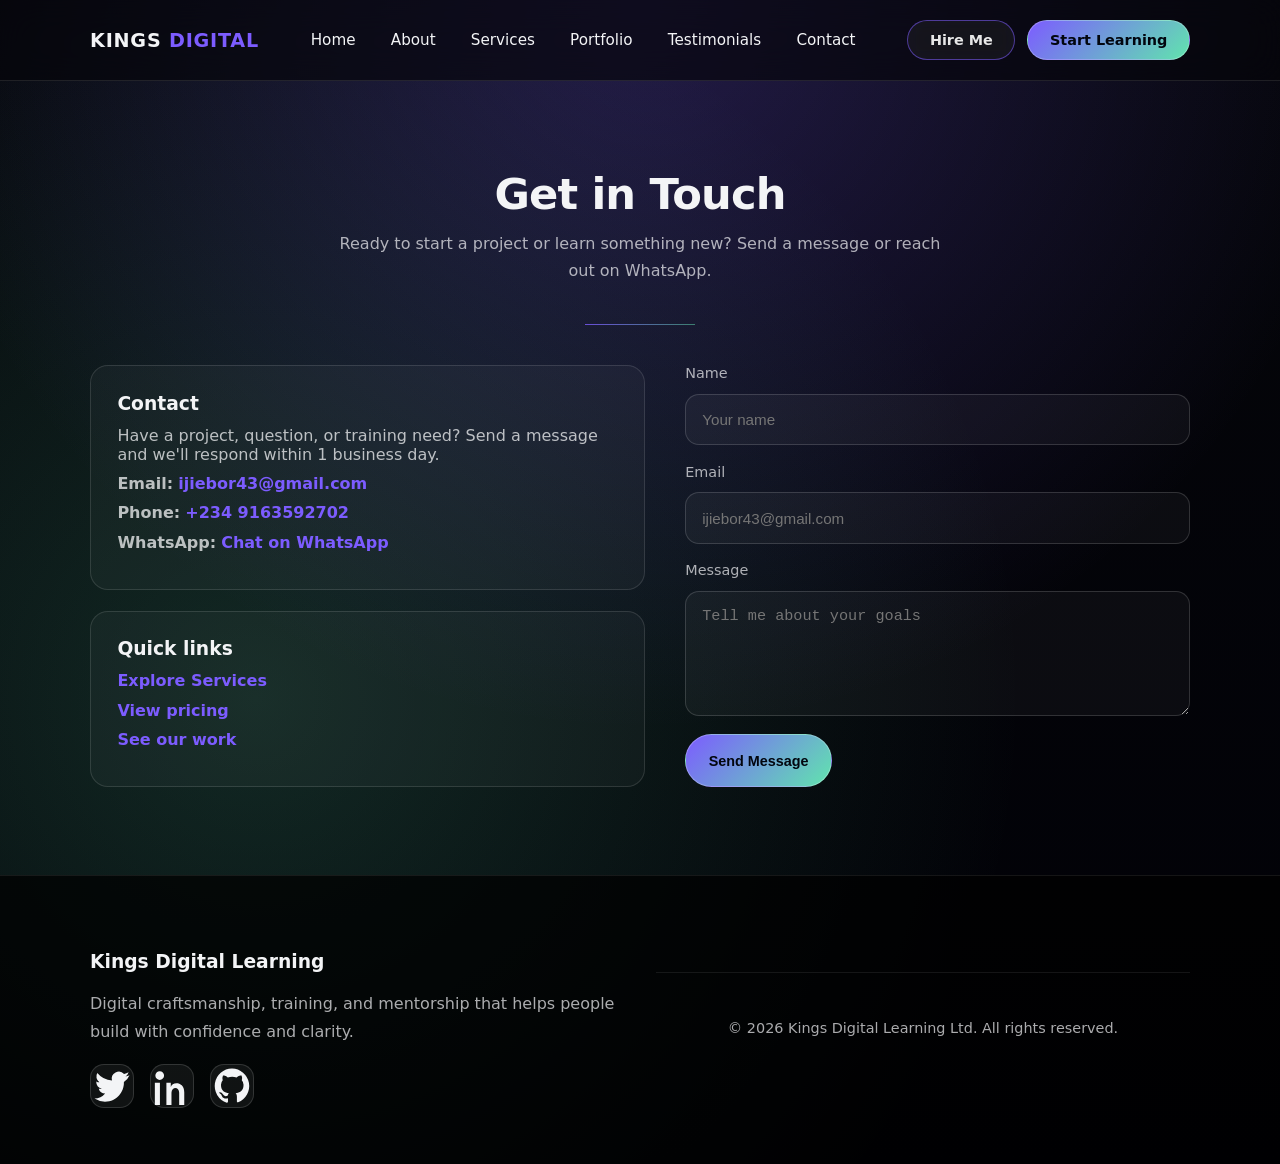
<file: contact.html>
<!DOCTYPE html>
<html lang="en">
  <head>
    <meta charset="UTF-8" />
    <meta name="viewport" content="width=device-width, initial-scale=1.0" />
    <meta name="description" content="Contact Kings Digital Learning Ltd — get in touch for web, apps, training and mentoring." />
    <title>Contact — Kings Digital Learning</title>
    <link rel="preconnect" href="https://fonts.googleapis.com" />
    <link rel="preconnect" href="https://fonts.gstatic.com" crossorigin />
    <link
      href="https://fonts.googleapis.com/css2?family=Inter:wght@400;500;600;700&display=swap"
      rel="stylesheet"
    />
    <link rel="stylesheet" href="css/style.css" />
  </head>
  <body>
    <header class="header">
      <div class="container nav">
        <a class="brand" href="index.html">
          Kings <span>Digital</span>
        </a>

        <nav class="nav-links" aria-label="Primary">
          <a href="index.html">Home</a>
          <a href="about.html">About</a>
          <a href="services.html">Services</a>
          <a href="about.html#portfolio">Portfolio</a>
          <a href="index.html#testimonials">Testimonials</a>
          <a class="active" href="contact.html">Contact</a>
        </nav>

        <div class="nav-cta">
          <a class="btn btn-outline" href="contact.html">Hire Me</a>
          <a class="btn btn-primary" href="services.html">Start Learning</a>
        </div>

        <button class="menu-toggle" aria-label="Open menu" type="button">
          <svg viewBox="0 0 24 24" aria-hidden="true">
            <path d="M4 6h16M4 12h16M4 18h16" stroke="currentColor" stroke-width="2" stroke-linecap="round" />
          </svg>
        </button>
      </div>

      <div class="mobile-nav" aria-label="Mobile navigation">
        <button class="mobile-nav-close" aria-label="Close menu" type="button">
          <svg viewBox="0 0 24 24" aria-hidden="true">
            <path d="M6 6l12 12M6 18L18 6" stroke="currentColor" stroke-width="2" stroke-linecap="round" />
          </svg>
        </button>
        <a href="index.html">Home</a>
        <a href="about.html">About</a>
        <a href="services.html">Services</a>
        <a href="about.html#portfolio">Portfolio</a>
        <a href="index.html#testimonials">Testimonials</a>
        <a class="active" href="contact.html">Contact</a>
        <div class="mobile-nav-actions" style="margin-top:1.2rem; display:flex; gap:0.75rem;">
          <a class="btn btn-outline" href="contact.html">Hire Me</a>
          <a class="btn btn-primary" href="services.html">Start Learning</a>
        </div>
      </div>
    </header>

    <main>
      <section id="contact">
        <div class="container">
          <div class="section-title">
            <h2>Get in Touch</h2>
            <p>
              Ready to start a project or learn something new? Send a message or reach out on WhatsApp.
            </p>
            <hr class="section-divider" />
          </div>

          <div class="contact-grid">
            <div class="contact-info reveal">
              <div class="contact-card">
                <h3>Contact</h3>
                <p>
                  Have a project, question, or training need? Send a message and we'll respond within 1 business day.
                </p>
                <p>
                  <strong>Email:</strong>
                  <a href="mailto:ijiebor43@gmail.com">ijiebor43@gmail.com</a>
                </p>
                <p>
                  <strong>Phone:</strong>
                  <a href="tel:+2349163592702">+234 9163592702</a>
                </p>
                <p>
                  <strong>WhatsApp:</strong>
                  <a href="https://wa.me/2349163592702" target="_blank" rel="noreferrer">Chat on WhatsApp</a>
                </p>
              </div>

              <div class="contact-card">
                <h3>Quick links</h3>
                <p>
                  <a href="services.html">Explore Services</a>
                </p>
                <p>
                  <a href="services.html#pricing">View pricing</a>
                </p>
                <p>
                  <a href="about.html#portfolio">See our work</a>
                </p>
              </div>
            </div>

            <form class="contact-form reveal" onsubmit="event.preventDefault(); alert('Thank you! We will get back to you soon.');">
              <div class="input-group">
                <label for="contact-name">Name</label>
                <input id="contact-name" type="text" placeholder="Your name" required />
              </div>

              <div class="input-group">
                <label for="contact-email">Email</label>
                <input id="contact-email" type="email" placeholder="ijiebor43@gmail.com" required />
              </div>

              <div class="input-group">
                <label for="contact-message">Message</label>
                <textarea id="contact-message" rows="5" placeholder="Tell me about your goals" required></textarea>
              </div>

              <button class="btn btn-primary" type="submit">Send Message</button>
            </form>
          </div>
        </div>
      </section>
    </main>

    <footer class="footer">
      <div class="container footer-grid">
        <div class="footer-brand">
          <h3>Kings Digital Learning</h3>
          <p>
            Digital craftsmanship, training, and mentorship that helps people build with confidence and clarity.
          </p>
          <div class="social-links">
            <a href="#" aria-label="Twitter" title="Twitter">
              <svg viewBox="0 0 24 24" aria-hidden="true">
                <path
                  d="M22 5.9a8.1 8.1 0 0 1-2.3.6 4.1 4.1 0 0 0 1.8-2.3 8.2 8.2 0 0 1-2.6 1 4 4 0 0 0-6.9 3.6 11.5 11.5 0 0 1-8.4-4.2 4 4 0 0 0 1.2 5.3 4 4 0 0 1-1.8-.5v.1a4 4 0 0 0 3.2 3.9 4 4 0 0 1-1.8.1 4 4 0 0 0 3.7 2.8A8.2 8.2 0 0 1 2 19.2 11.5 11.5 0 0 0 8 21c7 0 10.8-5.8 10.8-10.8 0-.2 0-.3 0-.5A7.7 7.7 0 0 0 22 5.9Z"
                  fill="currentColor"
                />
              </svg>
            </a>
            <a href="#" aria-label="LinkedIn" title="LinkedIn">
              <svg viewBox="0 0 24 24" aria-hidden="true">
                <path
                  d="M4.98 3.5a2.5 2.5 0 1 1 0 5 2.5 2.5 0 0 1 0-5Zm.1 6.7H2.2v12.7h2.9V10.2Zm5.3 0H8.8v12.7h2.9v-7c0-3.6 4.4-3.9 4.4 0v7h2.9v-7.4c0-6.3-7-6.1-7.7-3v-2.3Z"
                  fill="currentColor"
                />
              </svg>
            </a>
            <a href="#" aria-label="GitHub" title="GitHub">
              <svg viewBox="0 0 24 24" aria-hidden="true">
                <path
                  d="M12 2a10 10 0 0 0-3 19.5c.5.1.7-.2.7-.5v-2c-2.8.6-3.4-1.2-3.4-1.2a2.7 2.7 0 0 0-1.2-1.5c-1-.7.1-.7.1-.7a2.1 2.1 0 0 1 1.5 1 2.1 2.1 0 0 0 2.9.8 2.1 2.1 0 0 1 .6-1.3c-2.2-.3-4.5-1.1-4.5-4.8a3.8 3.8 0 0 1 1-2.6 3.6 3.6 0 0 1 .1-2.6s.9-.3 2.8 1a9.8 9.8 0 0 1 5 0c2-1.3 2.9-1 2.9-1a3.5 3.5 0 0 1 .1 2.6 3.8 3.8 0 0 1 1 2.6c0 3.7-2.3 4.5-4.5 4.8a2.4 2.4 0 0 1 .7 1.9v2.8c0 .3.2.6.7.5A10 10 0 0 0 12 2Z"
                  fill="currentColor"
                />
              </svg>
            </a>
          </div>
        </div>

        <div class="footer-bottom">
          <p>&copy; <span id="year"></span> Kings Digital Learning Ltd. All rights reserved.</p>
        </div>
      </div>
    </footer>

    <script src="js/main.js" defer></script>
    <script>
      document.getElementById("year").textContent = new Date().getFullYear();
    </script>
  </body>
</html>
</file>
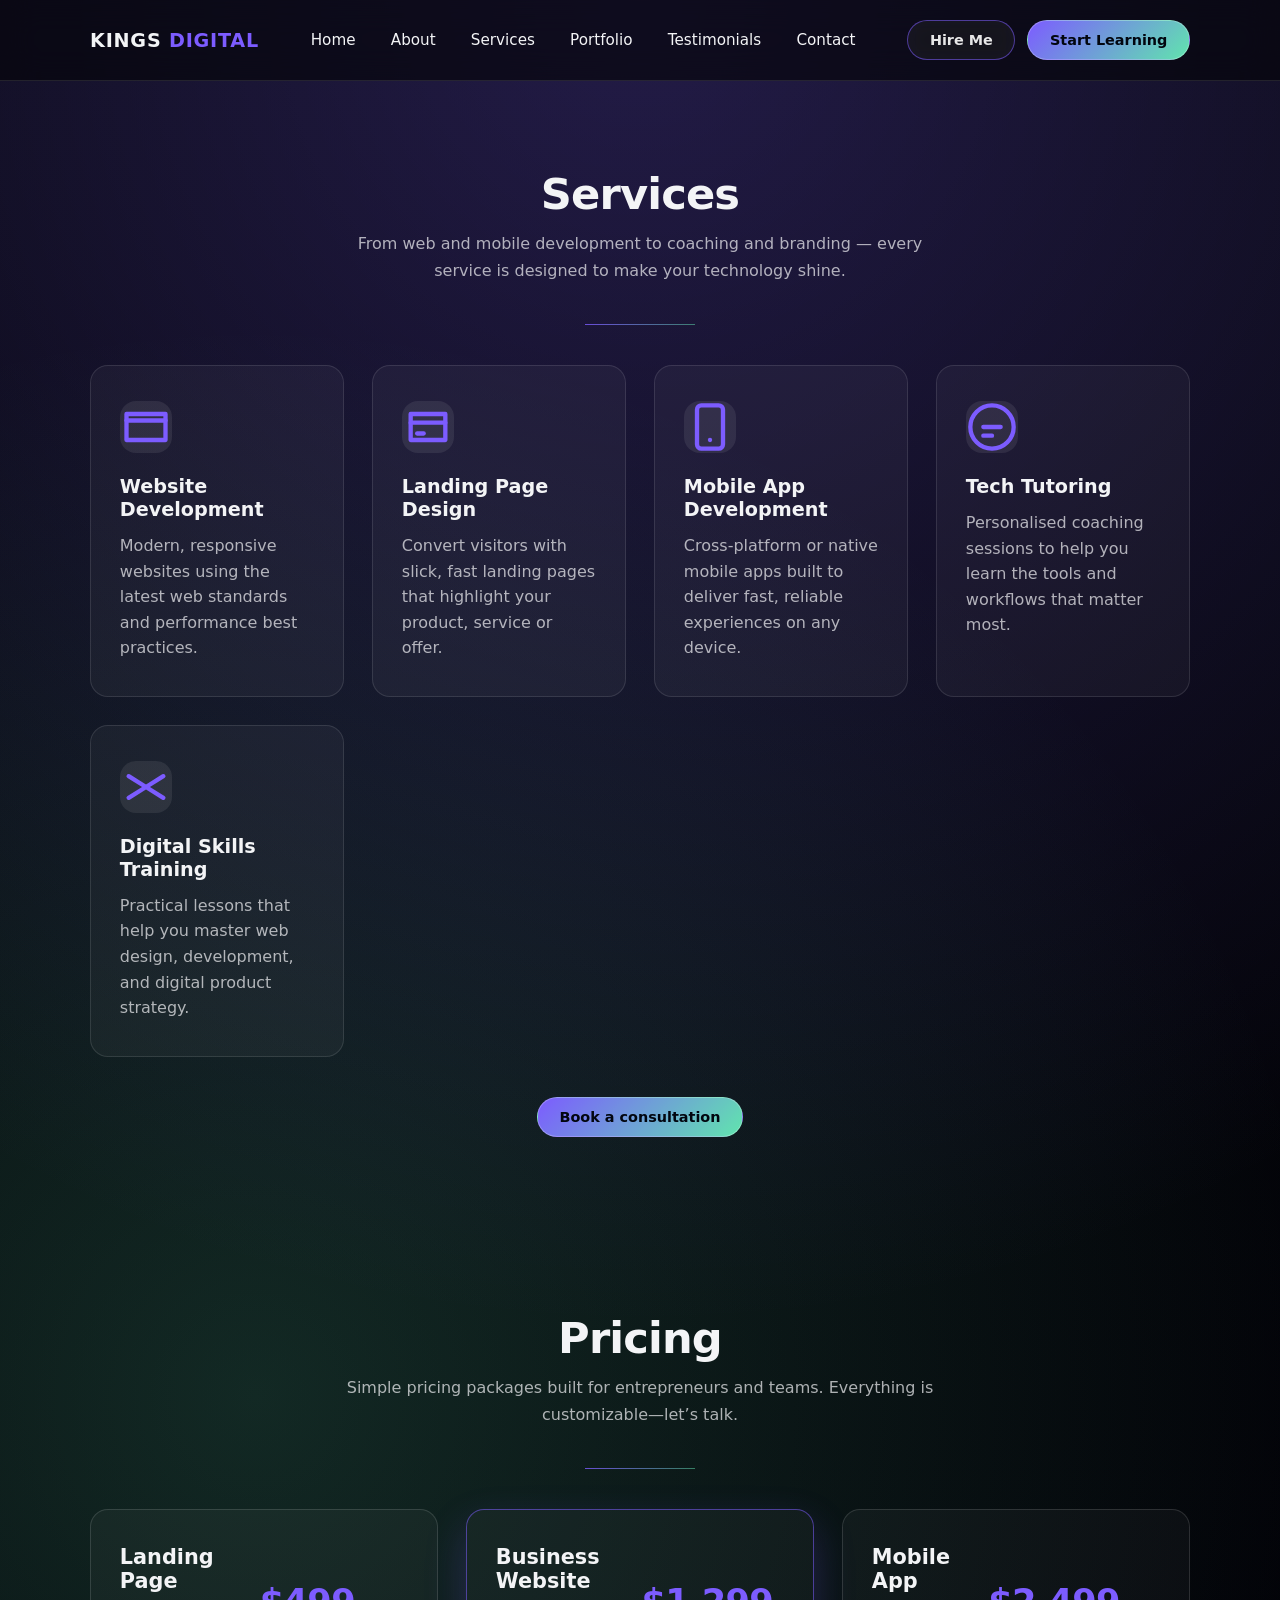
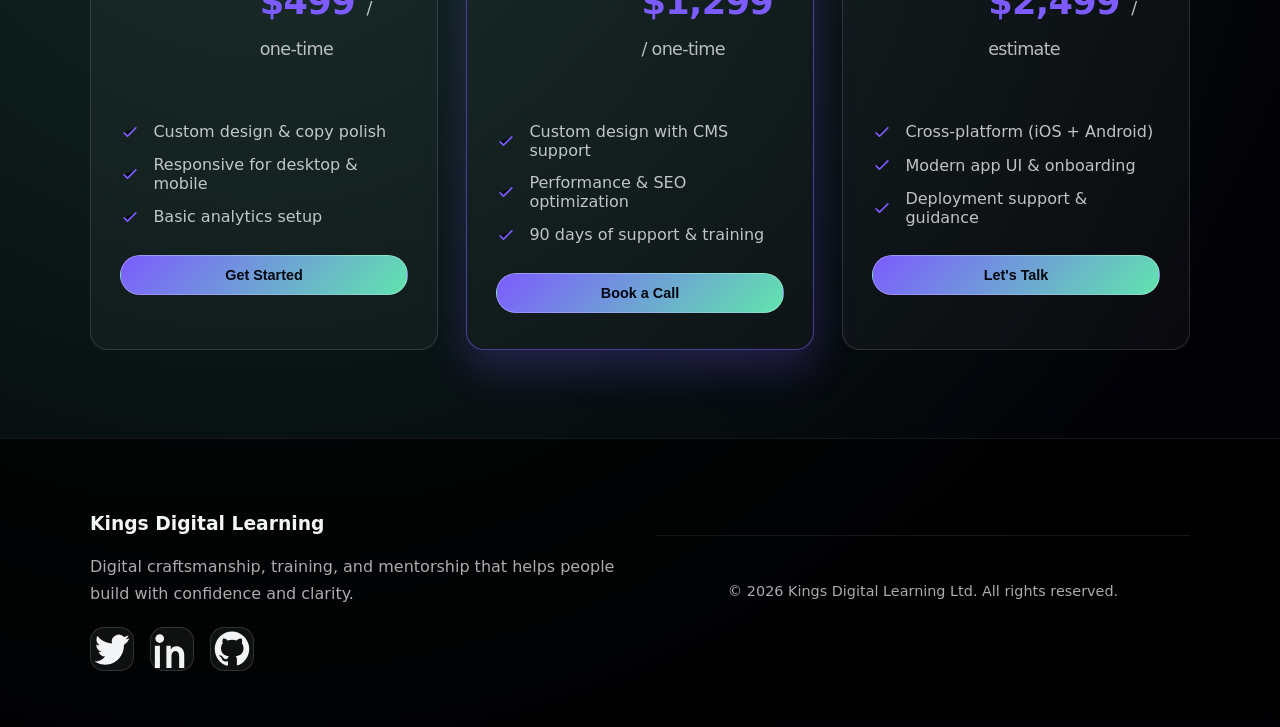
<file: services.html>
<!DOCTYPE html>
<html lang="en">
  <head>
    <meta charset="UTF-8" />
    <meta name="viewport" content="width=device-width, initial-scale=1.0" />
    <meta name="description" content="Services from Kings Digital Learning — websites, apps, training and more." />
    <title>Services — Kings Digital Learning</title>
    <link rel="preconnect" href="https://fonts.googleapis.com" />
    <link rel="preconnect" href="https://fonts.gstatic.com" crossorigin />
    <link
      href="https://fonts.googleapis.com/css2?family=Inter:wght@400;500;600;700&display=swap"
      rel="stylesheet"
    />
    <link rel="stylesheet" href="css/style.css" />
  </head>
  <body>
    <header class="header">
      <div class="container nav">
        <a class="brand" href="index.html">
          Kings <span>Digital</span>
        </a>

        <nav class="nav-links" aria-label="Primary">
          <a href="index.html">Home</a>
          <a href="about.html">About</a>
          <a class="active" href="services.html">Services</a>
          <a href="about.html#portfolio">Portfolio</a>
          <a href="index.html#testimonials">Testimonials</a>
          <a href="contact.html">Contact</a>
        </nav>

        <div class="nav-cta">
          <a class="btn btn-outline" href="contact.html">Hire Me</a>
          <a class="btn btn-primary" href="services.html">Start Learning</a>
        </div>

        <button class="menu-toggle" aria-label="Open menu" type="button">
          <svg viewBox="0 0 24 24" aria-hidden="true">
            <path d="M4 6h16M4 12h16M4 18h16" stroke="currentColor" stroke-width="2" stroke-linecap="round" />
          </svg>
        </button>
      </div>

      <div class="mobile-nav" aria-label="Mobile navigation">
        <button class="mobile-nav-close" aria-label="Close menu" type="button">
          <svg viewBox="0 0 24 24" aria-hidden="true">
            <path d="M6 6l12 12M6 18L18 6" stroke="currentColor" stroke-width="2" stroke-linecap="round" />
          </svg>
        </button>
        <a href="index.html">Home</a>
        <a href="about.html">About</a>
        <a class="active" href="services.html">Services</a>
        <a href="about.html#portfolio">Portfolio</a>
        <a href="index.html#testimonials">Testimonials</a>
        <a href="contact.html">Contact</a>
        <div class="mobile-nav-actions" style="margin-top:1.2rem; display:flex; gap:0.75rem;">
          <a class="btn btn-outline" href="contact.html">Hire Me</a>
          <a class="btn btn-primary" href="services.html">Start Learning</a>
        </div>
      </div>
    </header>

    <main>
      <section class="services" id="services">
        <div class="container">
          <div class="section-title">
            <h2>Services</h2>
            <p>
              From web and mobile development to coaching and branding — every service is designed to make your
              technology shine.
            </p>
            <hr class="section-divider" />
          </div>

          <div class="services-grid">
            <article class="service-card reveal">
              <div class="service-card-icon">
                <svg viewBox="0 0 24 24" aria-hidden="true">
                  <path
                    d="M3 6h18v12H3z"
                    stroke="currentColor"
                    stroke-width="2"
                    fill="none"
                    stroke-linejoin="round"
                  />
                  <path
                    d="M3 9h18"
                    stroke="currentColor"
                    stroke-width="2"
                    stroke-linecap="round"
                  />
                </svg>
              </div>
              <h3>Website Development</h3>
              <p>Modern, responsive websites using the latest web standards and performance best practices.</p>
            </article>

            <article class="service-card reveal">
              <div class="service-card-icon">
                <svg viewBox="0 0 24 24" aria-hidden="true">
                  <path
                    d="M4 6h16v12H4z"
                    stroke="currentColor"
                    stroke-width="2"
                    fill="none"
                    stroke-linejoin="round"
                  />
                  <path
                    d="M4 10h16"
                    stroke="currentColor"
                    stroke-width="2"
                    stroke-linecap="round"
                  />
                  <path
                    d="M7 15h3"
                    stroke="currentColor"
                    stroke-width="2"
                    stroke-linecap="round"
                  />
                </svg>
              </div>
              <h3>Landing Page Design</h3>
              <p>Convert visitors with slick, fast landing pages that highlight your product, service or offer.</p>
            </article>

            <article class="service-card reveal">
              <div class="service-card-icon">
                <svg viewBox="0 0 24 24" aria-hidden="true">
                  <path
                    d="M8 2h8a2 2 0 0 1 2 2v16a2 2 0 0 1-2 2H8a2 2 0 0 1-2-2V4a2 2 0 0 1 2-2z"
                    stroke="currentColor"
                    stroke-width="2"
                    fill="none"
                    stroke-linejoin="round"
                  />
                  <path d="M12 18h.01" stroke="currentColor" stroke-width="2" stroke-linecap="round" />
                </svg>
              </div>
              <h3>Mobile App Development</h3>
              <p>Cross-platform or native mobile apps built to deliver fast, reliable experiences on any device.</p>
            </article>

            <article class="service-card reveal">
              <div class="service-card-icon">
                <svg viewBox="0 0 24 24" aria-hidden="true">
                  <path
                    d="M8 12h8M8 16h4"
                    stroke="currentColor"
                    stroke-width="2"
                    stroke-linecap="round"
                  />
                  <path
                    d="M12 2a10 10 0 1 0 10 10A10 10 0 0 0 12 2Z"
                    stroke="currentColor"
                    stroke-width="2"
                    fill="none"
                  />
                </svg>
              </div>
              <h3>Tech Tutoring</h3>
              <p>Personalised coaching sessions to help you learn the tools and workflows that matter most.</p>
            </article>

            <article class="service-card reveal">
              <div class="service-card-icon">
                <svg viewBox="0 0 24 24" aria-hidden="true">
                  <path
                    d="m4 7 8 5 8-5"
                    stroke="currentColor"
                    stroke-width="2"
                    fill="none"
                    stroke-linecap="round"
                    stroke-linejoin="round"
                  />
                  <path
                    d="M4 17l8-5 8 5"
                    stroke="currentColor"
                    stroke-width="2"
                    fill="none"
                    stroke-linecap="round"
                    stroke-linejoin="round"
                  />
                </svg>
              </div>
              <h3>Digital Skills Training</h3>
              <p>Practical lessons that help you master web design, development, and digital product strategy.</p>
            </article>
          </div>

          <div style="margin-top: 2.5rem; text-align:center;">
            <a class="btn btn-primary" href="contact.html">Book a consultation</a>
          </div>
        </div>
      </section>

      <section class="pricing" id="pricing">
        <div class="container">
          <div class="section-title">
            <h2>Pricing</h2>
            <p>Simple pricing packages built for entrepreneurs and teams. Everything is customizable—let’s talk.</p>
            <hr class="section-divider" />
          </div>

          <div class="pricing-grid">
            <article class="plan reveal">
              <div class="plan-header">
                <h3 class="plan-title">Landing Page</h3>
                <p class="plan-price">
                  $499
                  <span>/ one-time</span>
                </p>
              </div>
              <ul class="plan-features">
                <li>
                  <svg viewBox="0 0 24 24" aria-hidden="true">
                    <path
                      d="M5 13l4 4L19 7"
                      stroke="currentColor"
                      stroke-width="2"
                      stroke-linecap="round"
                      stroke-linejoin="round"
                    />
                  </svg>
                  Custom design &amp; copy polish
                </li>
                <li>
                  <svg viewBox="0 0 24 24" aria-hidden="true">
                    <path
                      d="M5 13l4 4L19 7"
                      stroke="currentColor"
                      stroke-width="2"
                      stroke-linecap="round"
                      stroke-linejoin="round"
                    />
                  </svg>
                  Responsive for desktop &amp; mobile
                </li>
                <li>
                  <svg viewBox="0 0 24 24" aria-hidden="true">
                    <path
                      d="M5 13l4 4L19 7"
                      stroke="currentColor"
                      stroke-width="2"
                      stroke-linecap="round"
                      stroke-linejoin="round"
                    />
                  </svg>
                  Basic analytics setup
                </li>
              </ul>
              <button class="btn btn-primary">Get Started</button>
            </article>

            <article class="plan pricing-highlight reveal">
              <div class="plan-header">
                <h3 class="plan-title">Business Website</h3>
                <p class="plan-price">
                  $1,299
                  <span>/ one-time</span>
                </p>
              </div>
              <ul class="plan-features">
                <li>
                  <svg viewBox="0 0 24 24" aria-hidden="true">
                    <path
                      d="M5 13l4 4L19 7"
                      stroke="currentColor"
                      stroke-width="2"
                      stroke-linecap="round"
                      stroke-linejoin="round"
                    />
                  </svg>
                  Custom design with CMS support
                </li>
                <li>
                  <svg viewBox="0 0 24 24" aria-hidden="true">
                    <path
                      d="M5 13l4 4L19 7"
                      stroke="currentColor"
                      stroke-width="2"
                      stroke-linecap="round"
                      stroke-linejoin="round"
                    />
                  </svg>
                  Performance & SEO optimization
                </li>
                <li>
                  <svg viewBox="0 0 24 24" aria-hidden="true">
                    <path
                      d="M5 13l4 4L19 7"
                      stroke="currentColor"
                      stroke-width="2"
                      stroke-linecap="round"
                      stroke-linejoin="round"
                    />
                  </svg>
                  90 days of support & training
                </li>
              </ul>
              <button class="btn btn-primary">Book a Call</button>
            </article>

            <article class="plan reveal">
              <div class="plan-header">
                <h3 class="plan-title">Mobile App</h3>
                <p class="plan-price">
                  $2,499
                  <span>/ estimate</span>
                </p>
              </div>
              <ul class="plan-features">
                <li>
                  <svg viewBox="0 0 24 24" aria-hidden="true">
                    <path
                      d="M5 13l4 4L19 7"
                      stroke="currentColor"
                      stroke-width="2"
                      stroke-linecap="round"
                      stroke-linejoin="round"
                    />
                  </svg>
                  Cross-platform (iOS + Android)
                </li>
                <li>
                  <svg viewBox="0 0 24 24" aria-hidden="true">
                    <path
                      d="M5 13l4 4L19 7"
                      stroke="currentColor"
                      stroke-width="2"
                      stroke-linecap="round"
                      stroke-linejoin="round"
                    />
                  </svg>
                  Modern app UI & onboarding
                </li>
                <li>
                  <svg viewBox="0 0 24 24" aria-hidden="true">
                    <path
                      d="M5 13l4 4L19 7"
                      stroke="currentColor"
                      stroke-width="2"
                      stroke-linecap="round"
                      stroke-linejoin="round"
                    />
                  </svg>
                  Deployment support & guidance
                </li>
              </ul>
              <button class="btn btn-primary">Let's Talk</button>
            </article>
          </div>
        </div>
      </section>
    </main>

    <footer class="footer">
      <div class="container footer-grid">
        <div class="footer-brand">
          <h3>Kings Digital Learning</h3>
          <p>
            Digital craftsmanship, training, and mentorship that helps people build with confidence and clarity.
          </p>
          <div class="social-links">
            <a href="#" aria-label="Twitter" title="Twitter">
              <svg viewBox="0 0 24 24" aria-hidden="true">
                <path
                  d="M22 5.9a8.1 8.1 0 0 1-2.3.6 4.1 4.1 0 0 0 1.8-2.3 8.2 8.2 0 0 1-2.6 1 4 4 0 0 0-6.9 3.6 11.5 11.5 0 0 1-8.4-4.2 4 4 0 0 0 1.2 5.3 4 4 0 0 1-1.8-.5v.1a4 4 0 0 0 3.2 3.9 4 4 0 0 1-1.8.1 4 4 0 0 0 3.7 2.8A8.2 8.2 0 0 1 2 19.2 11.5 11.5 0 0 0 8 21c7 0 10.8-5.8 10.8-10.8 0-.2 0-.3 0-.5A7.7 7.7 0 0 0 22 5.9Z"
                  fill="currentColor"
                />
              </svg>
            </a>
            <a href="#" aria-label="LinkedIn" title="LinkedIn">
              <svg viewBox="0 0 24 24" aria-hidden="true">
                <path
                  d="M4.98 3.5a2.5 2.5 0 1 1 0 5 2.5 2.5 0 0 1 0-5Zm.1 6.7H2.2v12.7h2.9V10.2Zm5.3 0H8.8v12.7h2.9v-7c0-3.6 4.4-3.9 4.4 0v7h2.9v-7.4c0-6.3-7-6.1-7.7-3v-2.3Z"
                  fill="currentColor"
                />
              </svg>
            </a>
            <a href="#" aria-label="GitHub" title="GitHub">
              <svg viewBox="0 0 24 24" aria-hidden="true">
                <path
                  d="M12 2a10 10 0 0 0-3 19.5c.5.1.7-.2.7-.5v-2c-2.8.6-3.4-1.2-3.4-1.2a2.7 2.7 0 0 0-1.2-1.5c-1-.7.1-.7.1-.7a2.1 2.1 0 0 1 1.5 1 2.1 2.1 0 0 0 2.9.8 2.1 2.1 0 0 1 .6-1.3c-2.2-.3-4.5-1.1-4.5-4.8a3.8 3.8 0 0 1 1-2.6 3.6 3.6 0 0 1 .1-2.6s.9-.3 2.8 1a9.8 9.8 0 0 1 5 0c2-1.3 2.9-1 2.9-1a3.5 3.5 0 0 1 .1 2.6 3.8 3.8 0 0 1 1 2.6c0 3.7-2.3 4.5-4.5 4.8a2.4 2.4 0 0 1 .7 1.9v2.8c0 .3.2.6.7.5A10 10 0 0 0 12 2Z"
                  fill="currentColor"
                />
              </svg>
            </a>
          </div>
        </div>

        <div class="footer-bottom">
          <p>&copy; <span id="year"></span> Kings Digital Learning Ltd. All rights reserved.</p>
        </div>
      </div>
    </footer>

    <script src="js/main.js" defer></script>
    <script>
      document.getElementById("year").textContent = new Date().getFullYear();
    </script>
  </body>
</html>
</file>
<file: css/style.css>
/*
  Kings Digital Learning - Modern landing page
  Responsive design with smooth scroll, animations, and mobile menu.
*/

:root {
  --bg: #05060a;
  --panel: rgba(255, 255, 255, 0.05);
  --panel-2: rgba(255, 255, 255, 0.08);
  --text: #f3f4f6;
  --muted: rgba(243, 244, 246, 0.7);
  --brand: #7c5cff;
  --brand-2: #61e4ae;
  --border: rgba(255, 255, 255, 0.15);
  --shadow: 0 20px 50px rgba(0, 0, 0, 0.45);
  --radius: 18px;
  --section-gap: 5.5rem;
  --max-width: 1100px;
  --font-sans: ui-sans-serif, system-ui, -apple-system, BlinkMacSystemFont, "Segoe UI", sans-serif;
}

* {
  box-sizing: border-box;
}

html {
  scroll-behavior: smooth;
}

body {
  margin: 0;
  font-family: var(--font-sans);
  color: var(--text);
  background: radial-gradient(circle at top, rgba(124, 92, 255, 0.25), transparent 55%),
    radial-gradient(circle at 20% 60%, rgba(97, 228, 174, 0.17), transparent 62%),
    linear-gradient(180deg, #05060a 0%, #010107 100%);
  overflow-x: hidden;
}

a {
  color: inherit;
  text-decoration: none;
}

img {
  max-width: 100%;
  height: auto;
  display: block;
}

.container {
  width: min(100% - 2.5rem, var(--max-width));
  margin: 0 auto;
}

/* ------------------------------------ */
/* Header / Navigation */
/* ------------------------------------ */

.header {
  position: sticky;
  top: 0;
  z-index: 50;
  width: 100%;
  backdrop-filter: blur(16px);
  background: rgba(5, 6, 10, 0.65);
  border-bottom: 1px solid rgba(255, 255, 255, 0.1);
}

.nav {
  display: flex;
  align-items: center;
  justify-content: space-between;
  padding: 1.25rem 0;
}

.brand {
  font-weight: 700;
  font-size: 1.2rem;
  letter-spacing: 0.04em;
  text-transform: uppercase;
}

.brand span {
  color: var(--brand);
}

.nav-links {
  display: flex;
  gap: 1.5rem;
  align-items: center;
}

.nav-links a {
  font-size: 0.95rem;
  font-weight: 500;
  padding: 0.4rem 0.35rem;
  border-radius: 999px;
  position: relative;
  transition: transform 0.25s ease, color 0.25s ease;
}

.nav-links a:hover {
  transform: translateY(-2px);
  color: var(--brand);
}

.nav-cta {
  display: flex;
  gap: 0.75rem;
  align-items: center;
}

.btn {
  display: inline-flex;
  align-items: center;
  justify-content: center;
  gap: 0.5rem;
  padding: 0.7rem 1.35rem;
  border-radius: 999px;
  border: 1px solid rgba(255, 255, 255, 0.18);
  cursor: pointer;
  font-weight: 600;
  font-size: 0.9rem;
  transition: transform 0.2s ease, box-shadow 0.2s ease, background 0.2s ease;
  background: rgba(255, 255, 255, 0.06);
  backdrop-filter: blur(10px);
}

.btn:hover {
  transform: translateY(-2px);
  box-shadow: var(--shadow);
}

.btn-primary {
  background: linear-gradient(135deg, var(--brand), var(--brand-2));
  border: 1px solid rgba(255, 255, 255, 0.25);
  color: #02060f;
}

.btn-secondary {
  color: var(--text);
}

.btn-outline {
  border-color: rgba(124, 92, 255, 0.55);
  color: rgba(255, 255, 255, 0.9);
}

.btn-outline:hover {
  background: rgba(124, 92, 255, 0.2);
}

.menu-toggle {
  display: none;
  width: 2.4rem;
  height: 2.4rem;
  border-radius: 999px;
  border: 1px solid rgba(255, 255, 255, 0.15);
  background: rgba(255, 255, 255, 0.06);
  justify-content: center;
  align-items: center;
  cursor: pointer;
  transition: transform 0.2s ease, background 0.2s ease;
}

.menu-toggle:hover {
  transform: translateY(-1px);
  background: rgba(255, 255, 255, 0.12);
}

.menu-toggle svg {
  width: 1.2rem;
  height: 1.2rem;
  fill: rgba(243, 244, 246, 0.9);
}

/* Mobile Navigation */

.mobile-nav {
  display: none;
  position: fixed;
  inset: 0;
  background: rgba(5, 6, 10, 0.92);
  backdrop-filter: blur(20px);
  padding: 3.5rem 1.75rem 2.5rem;
  flex-direction: column;
  gap: 1.5rem;
  overflow-y: auto;
}

.mobile-nav.active {
  display: flex;
}

.mobile-nav a {
  font-size: 1.2rem;
  font-weight: 600;
  padding: 0.8rem 1rem;
  border-radius: 14px;
  transition: background 0.2s ease;
}

.mobile-nav a:hover {
  background: rgba(255, 255, 255, 0.08);
}

.mobile-nav-close {
  position: absolute;
  top: 1.2rem;
  right: 1.25rem;
  width: 2.4rem;
  height: 2.4rem;
  border-radius: 999px;
  border: 1px solid rgba(255, 255, 255, 0.15);
  background: rgba(255, 255, 255, 0.06);
  display: flex;
  justify-content: center;
  align-items: center;
  cursor: pointer;
}

.mobile-nav-close svg {
  width: 1.2rem;
  height: 1.2rem;
  fill: rgba(243, 244, 246, 0.9);
}

/* Section Base */

section {
  padding: var(--section-gap) 0;
  position: relative;
}

.section-title {
  text-align: center;
  margin-bottom: 2.5rem;
}

.section-title h2 {
  font-size: clamp(2rem, 3.4vw, 2.7rem);
  margin: 0;
  letter-spacing: -0.02em;
}

.section-title p {
  margin: 0.75rem auto 0;
  max-width: 620px;
  color: var(--muted);
  line-height: 1.65;
}

hr.section-divider {
  border: none;
  height: 1px;
  margin: 2.5rem auto 0;
  width: 110px;
  background: linear-gradient(to right, rgba(124, 92, 255, 0.8), rgba(97, 228, 174, 0.5));
}

/* Hero */

.hero {
  min-height: 85vh;
  display: flex;
  align-items: center;
  position: relative;
  padding: 5rem 0;
  overflow: hidden;
}

.hero::before {
  content: "";
  position: absolute;
  inset: 0;
  background: radial-gradient(circle at 20% 40%, rgba(124, 92, 255, 0.35), transparent 58%),
    radial-gradient(circle at 80% 20%, rgba(97, 228, 174, 0.22), transparent 58%);
  pointer-events: none;
}

.hero-content {
  position: relative;
  display: grid;
  grid-template-columns: 1fr 1fr;
  gap: 2.5rem;
  align-items: center;
}

.hero-copy {
  max-width: 520px;
}

.hero-copy h1 {
  font-size: clamp(2.5rem, 5vw, 4.2rem);
  line-height: 1.1;
  margin: 0;
  background: linear-gradient(90deg, rgba(124, 92, 255, 0.95), rgba(97, 228, 174, 0.9));
  -webkit-background-clip: text;
  -webkit-text-fill-color: transparent;
}

.hero-copy p {
  margin: 1.4rem 0 2rem;
  font-size: 1.05rem;
  line-height: 1.8;
  color: rgba(243, 244, 246, 0.86);
}

.hero-actions {
  display: flex;
  flex-wrap: wrap;
  gap: 1rem;
}

.hero-visual {
  position: relative;
  display: flex;
  align-items: center;
  justify-content: center;
}

.hero-visual .mockup {
  width: 100%;
  max-width: 480px;
  border-radius: var(--radius);
  border: 1px solid rgba(255, 255, 255, 0.15);
  overflow: hidden;
  box-shadow: var(--shadow);
  background: rgba(5, 6, 10, 0.65);
}

.hero-visual .mockup img {
  display: block;
  width: 100%;
  height: auto;
}

/* About */

.about {
  background: rgba(255, 255, 255, 0.03);
}

.about-grid {
  display: grid;
  grid-template-columns: 1.2fr 1fr;
  gap: 2.5rem;
  align-items: center;
}

.about-copy h3 {
  font-size: 1.8rem;
  margin: 0 0 1rem;
}

.about-copy p {
  color: var(--muted);
  line-height: 1.7;
  margin-bottom: 1.75rem;
}

.about-features {
  display: grid;
  gap: 1rem;
}

.about-feature {
  display: flex;
  align-items: flex-start;
  gap: 0.9rem;
}

.about-feature svg {
  width: 2rem;
  height: 2rem;
  flex-shrink: 0;
  color: var(--brand);
}

.about-feature h4 {
  margin: 0 0 0.3rem;
  font-size: 1.05rem;
}

.about-feature p {
  margin: 0;
  color: var(--muted);
  line-height: 1.6;
}

/* Services */

.services-grid {
  display: grid;
  grid-template-columns: repeat(auto-fit, minmax(240px, 1fr));
  gap: 1.75rem;
}

.service-card {
  background: rgba(255, 255, 255, 0.04);
  border: 1px solid rgba(255, 255, 255, 0.11);
  border-radius: var(--radius);
  padding: 2.2rem 1.8rem;
  position: relative;
  overflow: hidden;
  transition: transform 0.35s ease, border-color 0.25s ease, box-shadow 0.25s ease;
}

.service-card::after {
  content: "";
  position: absolute;
  inset: 0;
  background: radial-gradient(circle at top left, rgba(124, 92, 255, 0.35), transparent 60%);
  opacity: 0;
  transition: opacity 0.35s ease;
}

.service-card:hover {
  transform: translateY(-6px);
  box-shadow: var(--shadow);
  border-color: rgba(124, 92, 255, 0.45);
}

.service-card:hover::after {
  opacity: 1;
}

.service-card-icon {
  width: 3.25rem;
  height: 3.25rem;
  border-radius: 16px;
  display: grid;
  place-items: center;
  background: rgba(255, 255, 255, 0.08);
  margin-bottom: 1.35rem;
  color: var(--brand);
}

.service-card h3 {
  margin: 0 0 0.75rem;
  font-size: 1.2rem;
}

.service-card p {
  margin: 0;
  color: var(--muted);
  line-height: 1.6;
}

/* Pricing */

.pricing-grid {
  display: grid;
  grid-template-columns: repeat(auto-fit, minmax(240px, 1fr));
  gap: 1.75rem;
}

.plan {
  position: relative;
  padding: 2.2rem 1.8rem;
  border-radius: var(--radius);
  border: 1px solid rgba(255, 255, 255, 0.13);
  background: rgba(255, 255, 255, 0.035);
  overflow: hidden;
  transition: transform 0.25s ease, border-color 0.25s ease, box-shadow 0.25s ease;
}

.plan:hover {
  transform: translateY(-6px);
  box-shadow: var(--shadow);
  border-color: rgba(97, 228, 174, 0.5);
}

.plan.pricing-highlight {
  border-color: rgba(124, 92, 255, 0.55);
  box-shadow: 0 18px 42px rgba(124, 92, 255, 0.24);
}

.plan-header {
  display: flex;
  align-items: flex-start;
  justify-content: space-between;
  gap: 1rem;
  margin-bottom: 1.5rem;
}

.plan-title {
  margin: 0;
  font-size: 1.3rem;
}

.plan-price {
  font-size: 2.2rem;
  font-weight: 800;
  letter-spacing: -0.02em;
  color: var(--brand);
}

.plan-price span {
  font-size: 1.1rem;
  color: rgba(243, 244, 246, 0.75);
  font-weight: 500;
}

.plan-features {
  list-style: none;
  padding: 0;
  margin: 1.2rem 0 1.75rem;
  display: grid;
  gap: 0.85rem;
}

.plan-features li {
  display: flex;
  align-items: center;
  gap: 0.85rem;
  color: rgba(243, 244, 246, 0.78);
}

.plan-features svg {
  width: 1.25rem;
  height: 1.25rem;
  color: var(--brand);
  flex-shrink: 0;
}

.plan button {
  width: 100%;
}

/* Portfolio */

.portfolio-grid {
  display: grid;
  grid-template-columns: repeat(auto-fit, minmax(220px, 1fr));
  gap: 1.5rem;
}

.portfolio-card {
  border-radius: var(--radius);
  overflow: hidden;
  position: relative;
  border: 1px solid rgba(255, 255, 255, 0.12);
  background: rgba(255, 255, 255, 0.04);
  box-shadow: 0 14px 34px rgba(0, 0, 0, 0.35);
  transition: transform 0.25s ease, border-color 0.25s ease;
}

.portfolio-card:hover {
  transform: translateY(-6px);
  border-color: rgba(124, 92, 255, 0.45);
}

.portfolio-card img {
  display: block;
  width: 100%;
  height: 200px;
  object-fit: cover;
}

.portfolio-overlay {
  position: absolute;
  inset: 0;
  display: grid;
  place-items: center;
  background: rgba(5, 6, 10, 0.5);
  opacity: 0;
  padding: 1.8rem;
  transition: opacity 0.25s ease;
  text-align: center;
}

.portfolio-card:hover .portfolio-overlay {
  opacity: 1;
}

.portfolio-overlay h4 {
  margin: 0 0 0.6rem;
  font-size: 1.25rem;
}

.portfolio-overlay p {
  margin: 0;
  color: rgba(243, 244, 246, 0.85);
  font-size: 0.95rem;
}

/* Testimonials */

.testimonials {
  position: relative;
}

.testimonials-slider {
  display: grid;
  gap: 1.2rem;
  overflow: hidden;
  position: relative;
}

.testimonial {
  background: rgba(255, 255, 255, 0.03);
  border: 1px solid rgba(255, 255, 255, 0.12);
  border-radius: var(--radius);
  padding: 2.2rem 1.9rem;
  min-height: 220px;
  display: grid;
  gap: 1rem;
  transition: transform 0.3s ease;
  opacity: 0;
  transform: translateY(15px);
}

.testimonial.active {
  opacity: 1;
  transform: translateY(0);
}

.testimonial p {
  margin: 0;
  color: rgba(243, 244, 246, 0.78);
  line-height: 1.7;
}

.testimonial-meta {
  display: flex;
  align-items: center;
  gap: 1rem;
  margin-top: auto;
}

.testimonial-meta img {
  width: 44px;
  height: 44px;
  border-radius: 999px;
  object-fit: cover;
  border: 2px solid rgba(255, 255, 255, 0.18);
}

.testimonial-meta div {
  line-height: 1.2;
}

.testimonial-meta h4 {
  margin: 0;
  font-size: 1rem;
}

.testimonial-meta span {
  font-size: 0.85rem;
  color: rgba(243, 244, 246, 0.7);
}

.testimonial-controls {
  display: flex;
  justify-content: center;
  gap: 0.75rem;
  margin-top: 1.8rem;
}

.testimonial-dot {
  width: 11px;
  height: 11px;
  border-radius: 999px;
  border: 1px solid rgba(255, 255, 255, 0.35);
  background: rgba(255, 255, 255, 0.12);
  cursor: pointer;
  transition: transform 0.2s ease, background 0.2s ease;
}

.testimonial-dot.active {
  background: rgba(124, 92, 255, 0.85);
  transform: scale(1.15);
}

/* Contact */

.contact-grid {
  display: grid;
  grid-template-columns: 1.1fr 1fr;
  gap: 2.5rem;
}

.contact-info {
  display: grid;
  gap: 1.35rem;
}

.contact-card {
  padding: 1.65rem;
  border-radius: var(--radius);
  background: rgba(255, 255, 255, 0.03);
  border: 1px solid rgba(255, 255, 255, 0.12);
}

.contact-card h3 {
  margin: 0 0 0.75rem;
}

.contact-card p {
  margin: 0 0 0.65rem;
  color: rgba(243, 244, 246, 0.75);
}

.contact-card a {
  color: var(--brand);
  font-weight: 600;
}

.contact-form {
  display: grid;
  gap: 1.15rem;
}

.input-group {
  display: grid;
  gap: 0.55rem;
}

.input-group label {
  font-size: 0.9rem;
  color: rgba(243, 244, 246, 0.7);
}

.input-group input,
.input-group textarea {
  border-radius: 14px;
  border: 1px solid rgba(255, 255, 255, 0.15);
  padding: 0.9rem 1rem;
  background: rgba(255, 255, 255, 0.04);
  color: rgba(243, 244, 246, 0.92);
  font-size: 0.95rem;
  resize: vertical;
}

.input-group input:focus,
.input-group textarea:focus {
  outline: none;
  border-color: rgba(124, 92, 255, 0.7);
  box-shadow: 0 0 0 3px rgba(124, 92, 255, 0.2);
}

.contact-form button {
  justify-self: start;
  padding: 0.85rem 1.4rem;
}

/* Footer */

.footer {
  padding: 3.5rem 0;
  background: rgba(0, 0, 0, 0.75);
  border-top: 1px solid rgba(255, 255, 255, 0.08);
}

.footer-grid {
  display: grid;
  grid-template-columns: repeat(auto-fit, minmax(220px, 1fr));
  gap: 2rem;
  align-items: flex-start;
}

.footer-cta h3 {
  margin: 0 0 1rem;
}

.social-links {
  display: flex;
  gap: 1rem;
  margin-top: 1.2rem;
}

.social-links a {
  width: 44px;
  height: 44px;
  display: grid;
  place-items: center;
  border-radius: 14px;
  background: rgba(255, 255, 255, 0.06);
  border: 1px solid rgba(255, 255, 255, 0.14);
  transition: transform 0.2s ease, background 0.2s ease;
}

.social-links a:hover {
  transform: translateY(-1px);
  background: rgba(124, 92, 255, 0.22);
}

.footer p {
  color: rgba(243, 244, 246, 0.7);
  line-height: 1.7;
}

.footer-bottom {
  display: flex;
  flex-direction: column;
  gap: 1rem;
  align-items: center;
  margin-top: 2.5rem;
  border-top: 1px solid rgba(255, 255, 255, 0.08);
  padding-top: 1.8rem;
  font-size: 0.9rem;
  color: rgba(243, 244, 246, 0.55);
}

/* Utilities */

.badge {
  display: inline-flex;
  align-items: center;
  gap: 0.35rem;
  padding: 0.25rem 0.6rem;
  border-radius: 999px;
  font-size: 0.75rem;
  font-weight: 700;
  letter-spacing: 0.04em;
  background: rgba(124, 92, 255, 0.25);
  color: rgba(255, 255, 255, 0.92);
}

.reveal {
  opacity: 0;
  transform: translateY(25px);
  transition: transform 0.55s ease, opacity 0.55s ease;
}

.reveal.active {
  opacity: 1;
  transform: translateY(0);
}

/* Responsive */

@media (max-width: 980px) {
  .hero-content {
    grid-template-columns: 1fr;
  }

  .about-grid,
  .contact-grid {
    grid-template-columns: 1fr;
  }

  .mobile-nav.active {
    display: flex;
  }

  .nav-links,
  .nav-cta {
    display: none;
  }

  .menu-toggle {
    display: flex;
  }
}

@media (max-width: 600px) {
  .hero {
    padding: 3.5rem 0;
  }

  .hero-copy h1 {
    font-size: clamp(2.2rem, 7vw, 3.2rem);
  }

  .section-title h2 {
    font-size: 2rem;
  }
}
</file>
